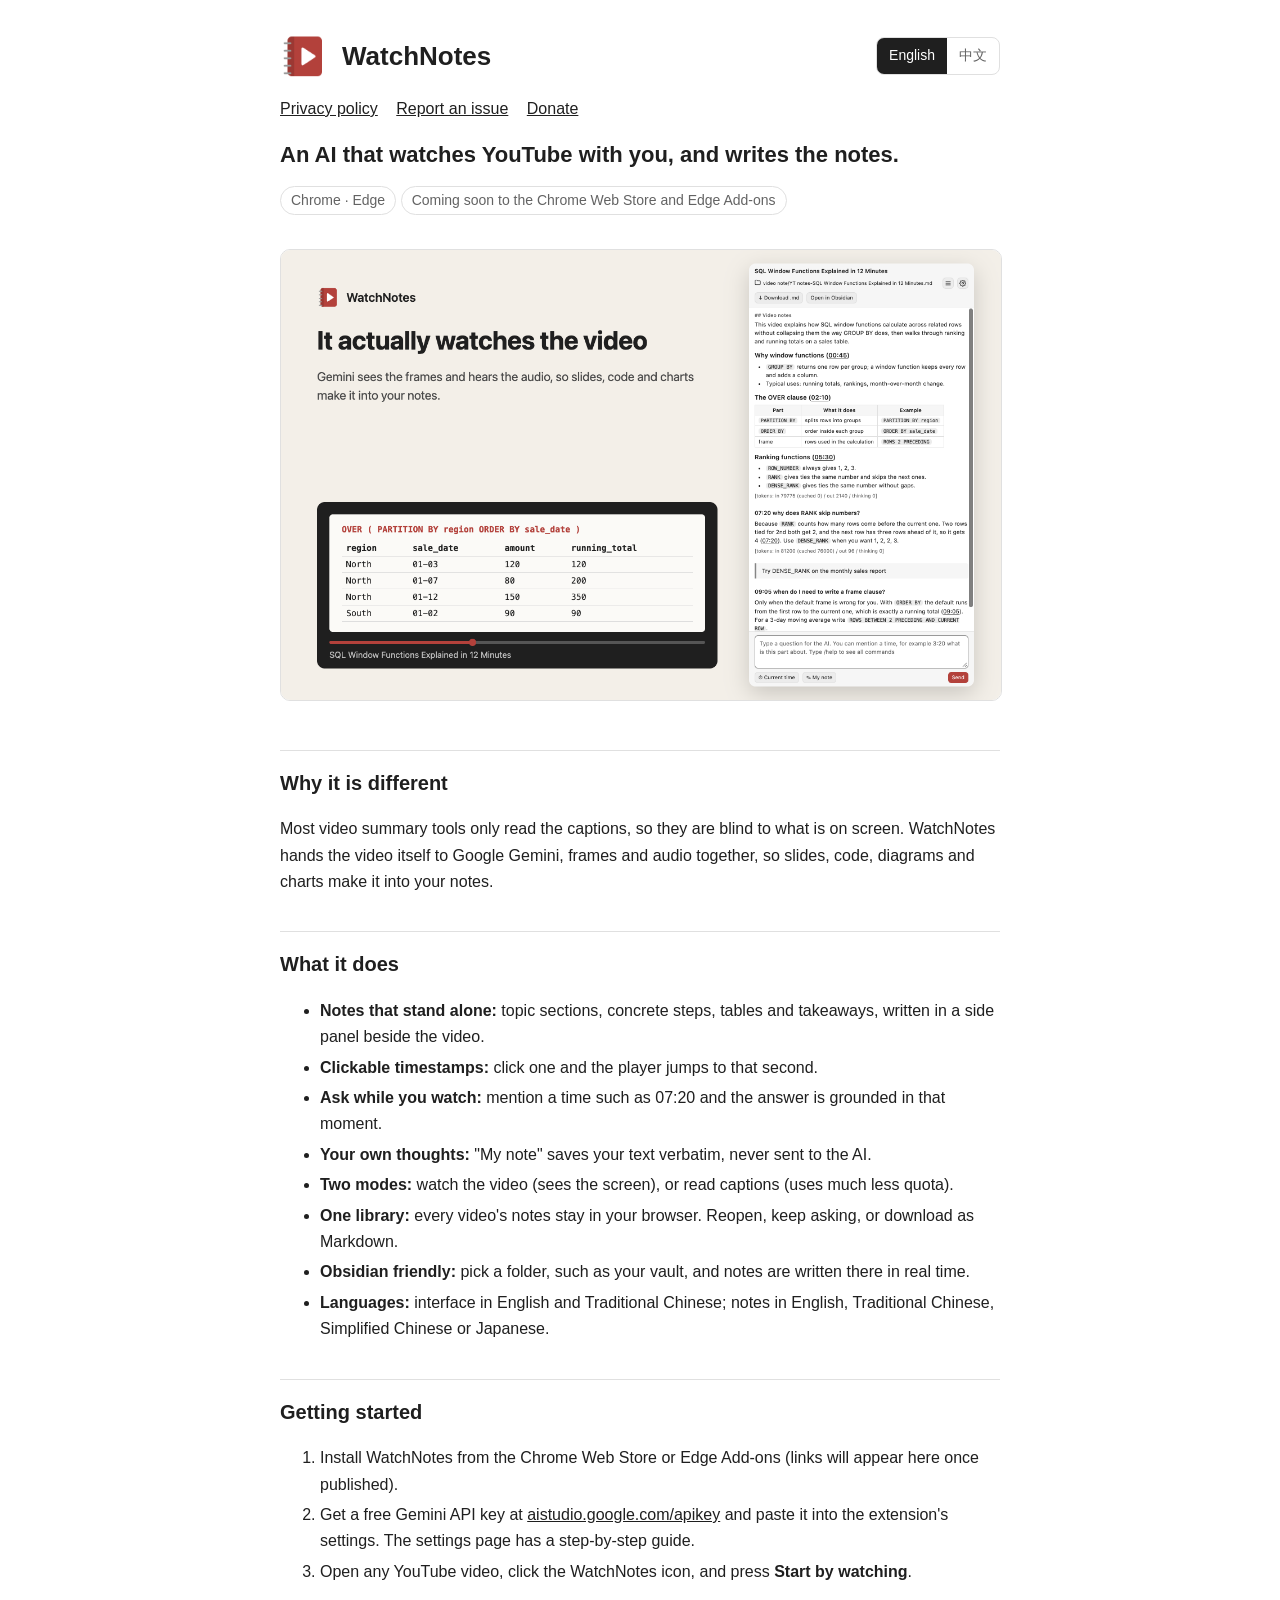
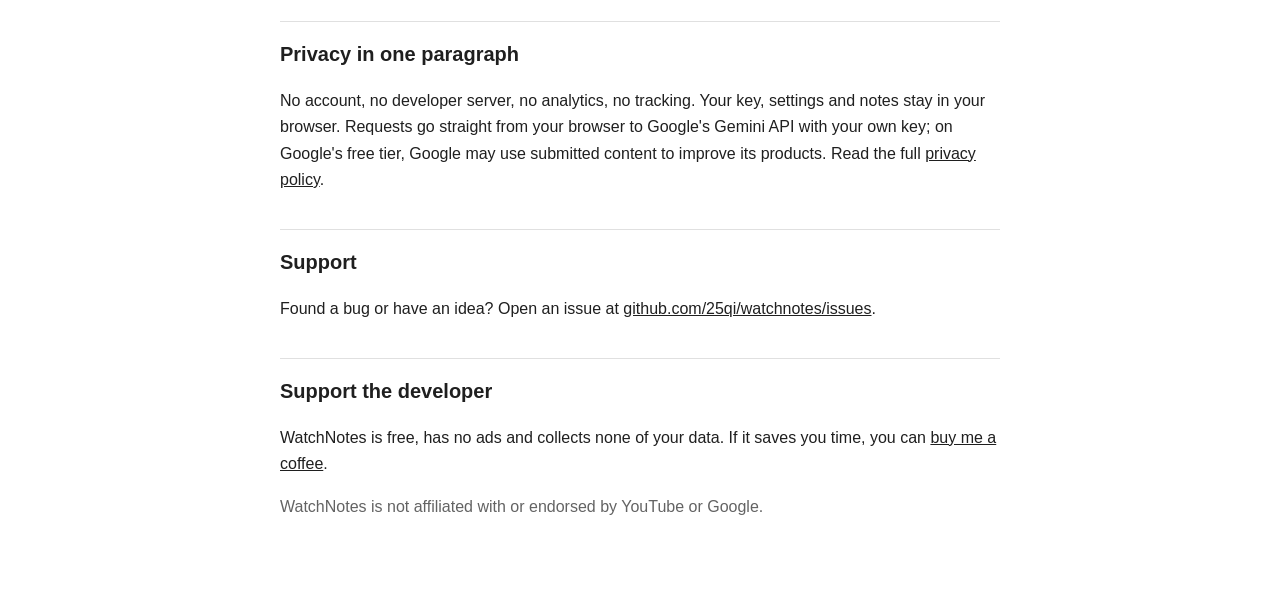
<file: index.html>
<!doctype html>
<html lang="en" data-title-en="WatchNotes: AI that watches YouTube with you" data-title-zh="WatchNotes：陪你看 YouTube 的 AI 筆記">
<head>
<meta charset="utf-8" /><meta name="viewport" content="width=device-width, initial-scale=1" />
<title>WatchNotes: AI that watches YouTube with you</title>
<meta name="description" content="An AI that watches YouTube videos with you and writes timestamped Markdown notes." />
<link rel="stylesheet" href="style.css" /><link rel="icon" href="icon.png" />
</head>
<body>
<div class="topbar">
  <header><img src="icon.png" alt="" /><h1>WatchNotes</h1></header>
  <div class="lang-switch" role="group" aria-label="Language"><button type="button" data-set-lang="en">English</button><button type="button" data-set-lang="zh">中文</button></div>
</div>
<nav>
  <a href="privacy.html" data-keep-lang><span data-lang="en">Privacy policy</span><span data-lang="zh">隱私權政策</span></a>
  <a href="https://github.com/25qi/watchnotes/issues"><span data-lang="en">Report an issue</span><span data-lang="zh">問題回報</span></a>
  <a href="https://25qi.github.io/support/?from=watchnotes"><span data-lang="en">Donate</span><span data-lang="zh">贊助開發者</span></a>
</nav>

<main data-lang="en">
<p class="tagline">An AI that watches YouTube with you, and writes the notes.</p>
<p><span class="badge">Chrome · Edge</span> <span class="badge">Coming soon to the Chrome Web Store and Edge Add-ons</span></p>
<img class="shot" src="img/screenshot-en.png" alt="WatchNotes side panel next to a video, showing notes with timestamps and a table" />

<h2>Why it is different</h2>
<p>Most video summary tools only read the captions, so they are blind to what is on screen. WatchNotes hands the video itself to Google Gemini, frames and audio together, so slides, code, diagrams and charts make it into your notes.</p>

<h2>What it does</h2>
<ul>
<li><b>Notes that stand alone:</b> topic sections, concrete steps, tables and takeaways, written in a side panel beside the video.</li>
<li><b>Clickable timestamps:</b> click one and the player jumps to that second.</li>
<li><b>Ask while you watch:</b> mention a time such as 07:20 and the answer is grounded in that moment.</li>
<li><b>Your own thoughts:</b> "My note" saves your text verbatim, never sent to the AI.</li>
<li><b>Two modes:</b> watch the video (sees the screen), or read captions (uses much less quota).</li>
<li><b>One library:</b> every video's notes stay in your browser. Reopen, keep asking, or download as Markdown.</li>
<li><b>Obsidian friendly:</b> pick a folder, such as your vault, and notes are written there in real time.</li>
<li><b>Languages:</b> interface in English and Traditional Chinese; notes in English, Traditional Chinese, Simplified Chinese or Japanese.</li>
</ul>

<h2>Getting started</h2>
<ol>
<li>Install WatchNotes from the Chrome Web Store or Edge Add-ons (links will appear here once published).</li>
<li>Get a free Gemini API key at <a href="https://aistudio.google.com/apikey">aistudio.google.com/apikey</a> and paste it into the extension's settings. The settings page has a step-by-step guide.</li>
<li>Open any YouTube video, click the WatchNotes icon, and press <b>Start by watching</b>.</li>
</ol>

<h2>Privacy in one paragraph</h2>
<p>No account, no developer server, no analytics, no tracking. Your key, settings and notes stay in your browser. Requests go straight from your browser to Google's Gemini API with your own key; on Google's free tier, Google may use submitted content to improve its products. Read the full <a href="privacy.html" data-keep-lang>privacy policy</a>.</p>

<h2>Support</h2>
<p>Found a bug or have an idea? Open an issue at <a href="https://github.com/25qi/watchnotes/issues">github.com/25qi/watchnotes/issues</a>.</p>
<h2>Support the developer</h2>
<p>WatchNotes is free, has no ads and collects none of your data. If it saves you time, you can <a href="https://25qi.github.io/support/?from=watchnotes&amp;lang=en">buy me a coffee</a>.</p>
<p class="muted">WatchNotes is not affiliated with or endorsed by YouTube or Google.</p>
</main>

<main data-lang="zh" lang="zh-Hant">
<p class="tagline">陪你看 YouTube 的 AI，順便把筆記寫好。</p>
<p><span class="badge">Chrome · Edge</span> <span class="badge">即將上架 Chrome 線上應用程式商店與 Edge 附加元件</span></p>
<img class="shot" src="img/screenshot-zh.png" alt="WatchNotes 側邊面板在影片旁，顯示有時間戳與表格的筆記" />

<h2>哪裡不一樣</h2>
<p>多數影片摘要工具只讀字幕，看不到畫面上的東西。WatchNotes 把影片本身交給 Google Gemini，畫面和聲音一起看，投影片、程式碼、圖表的內容都會寫進你的筆記。</p>

<h2>功能</h2>
<ul>
<li><b>自足的知識筆記：</b>主題段落、具體步驟、表格與行動建議，寫在影片旁的側邊面板。</li>
<li><b>可點的時間戳：</b>點一下，播放器就跳到那一秒。</li>
<li><b>邊看邊問：</b>問題裡帶上 07:20 這種時間，AI 就針對那一段回答。</li>
<li><b>記下自己的想法：</b>「記想法」原封不動存進筆記，不會送給 AI。</li>
<li><b>兩種模式：</b>看影片（讀得到畫面），或讀字幕（省很多額度）。</li>
<li><b>全部筆記一個地方：</b>每部影片的筆記都存在瀏覽器，隨時打開、繼續問，或下載成 Markdown。</li>
<li><b>支援 Obsidian：</b>選一個資料夾（例如你的 vault），筆記會即時寫進去。</li>
<li><b>多語言：</b>介面支援英文與繁體中文；筆記可用英文、繁體中文、簡體中文或日文撰寫。</li>
</ul>

<h2>開始使用</h2>
<ol>
<li>從 Chrome 線上應用程式商店或 Edge 附加元件安裝 WatchNotes（上架後連結會放在這裡）。</li>
<li>到 <a href="https://aistudio.google.com/apikey">aistudio.google.com/apikey</a> 免費申請 Gemini API key，貼到擴充套件的設定頁；設定頁有逐步教學。</li>
<li>打開任何一部 YouTube 影片，點工具列的 WatchNotes 圖示，按 <b>看影片開始</b>。</li>
</ol>

<h2>隱私，一段話說完</h2>
<p>不用帳號、沒有開發者伺服器、沒有分析與追蹤。你的 key、設定和筆記都只存在你的瀏覽器。請求從你的瀏覽器用你自己的 key 直接送到 Google Gemini API；使用免費層時，Google 可能用送出的內容改進產品。完整內容請看<a href="privacy.html" data-keep-lang>隱私權政策</a>。</p>

<h2>問題回報</h2>
<p>發現問題或有想法？請到 <a href="https://github.com/25qi/watchnotes/issues">github.com/25qi/watchnotes/issues</a> 開 issue。</p>
<h2>支持開發者</h2>
<p>WatchNotes 免費、沒有廣告，也不蒐集你的資料。如果它幫你省下時間，歡迎<a href="https://25qi.github.io/support/?from=watchnotes&amp;lang=zh">請我喝杯咖啡</a>。</p>
<p class="muted">WatchNotes 與 YouTube、Google 沒有任何關聯，也未獲其背書。</p>
</main>
<script src="lang.js"></script>
</body>
</html>
</file>
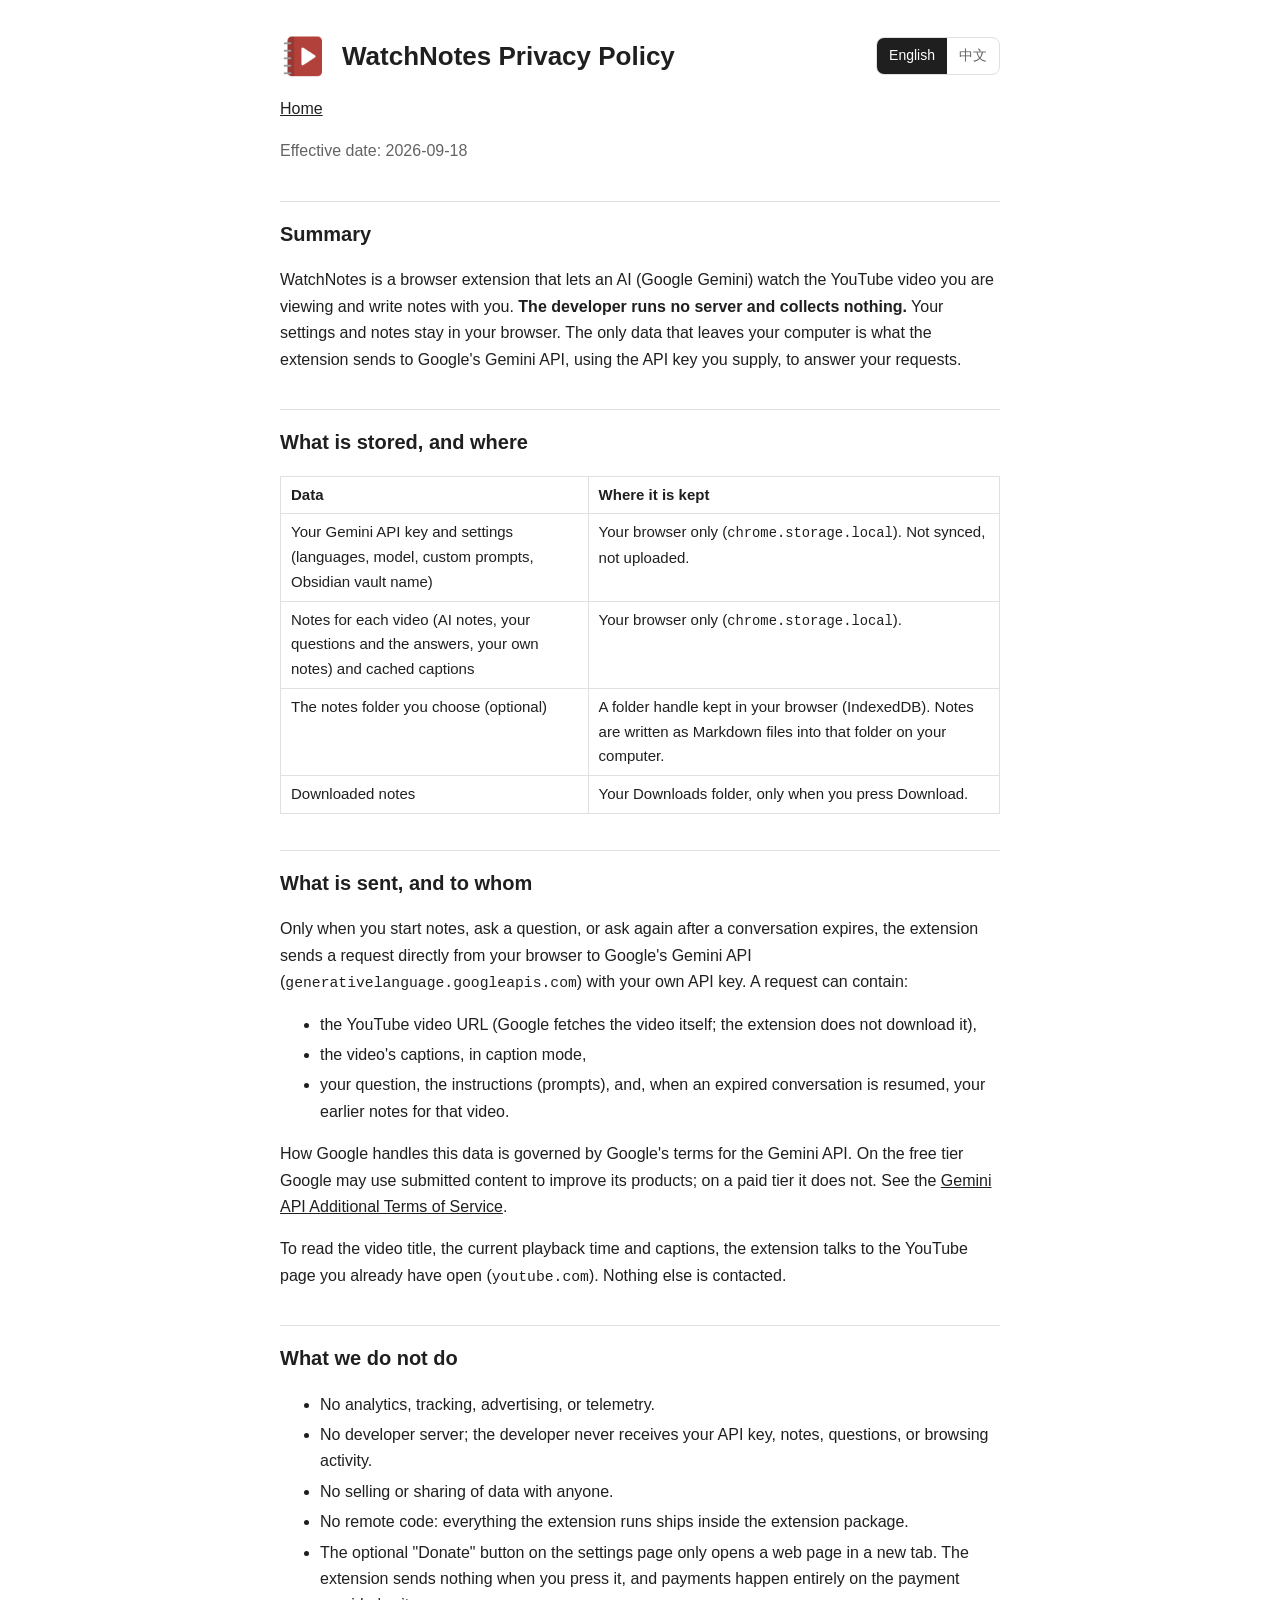
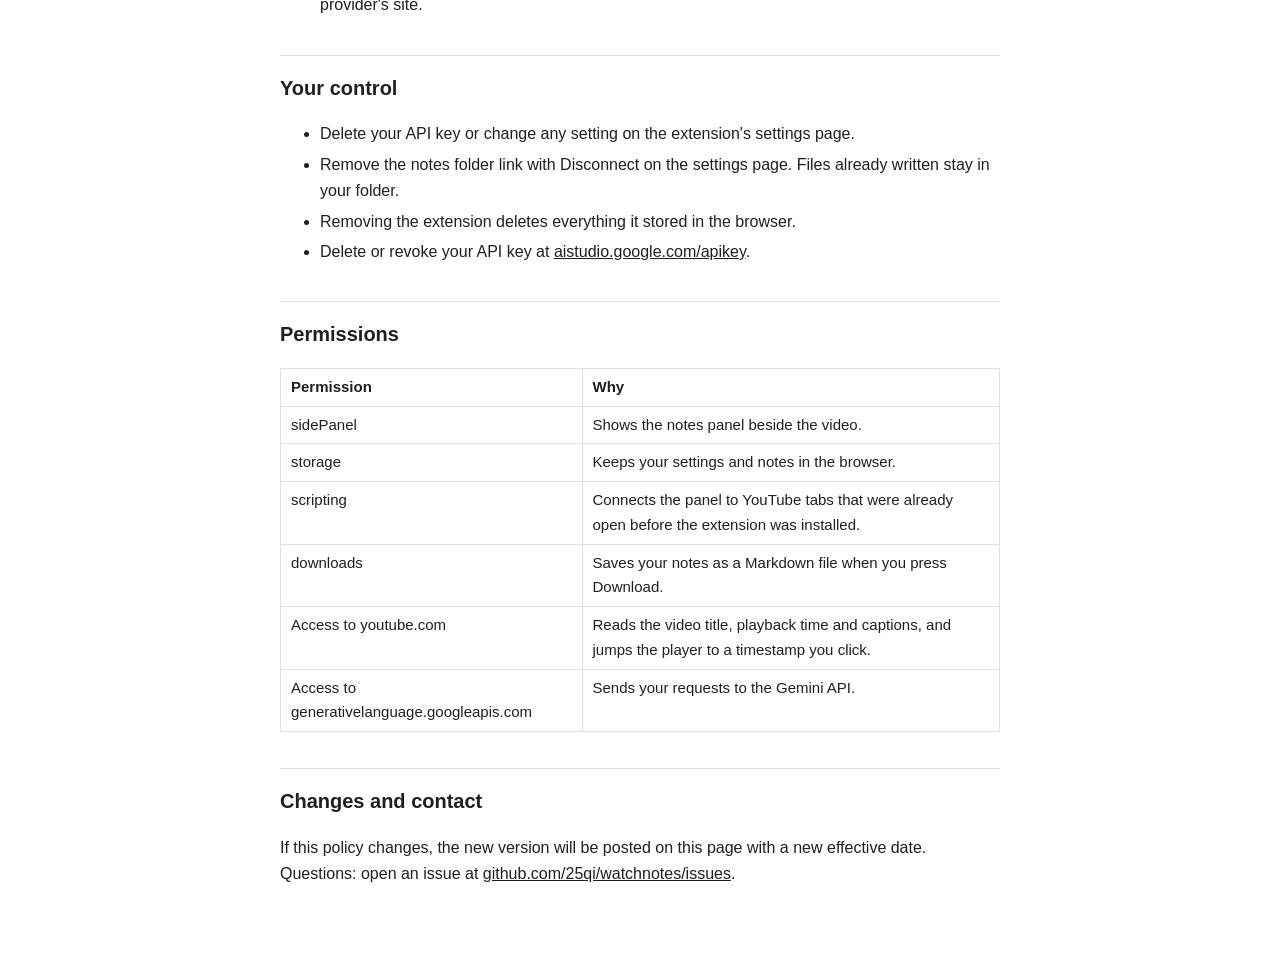
<file: privacy.html>
<!doctype html>
<html lang="en" data-title-en="WatchNotes Privacy Policy" data-title-zh="WatchNotes 隱私權政策">
<head>
<meta charset="utf-8" /><meta name="viewport" content="width=device-width, initial-scale=1" />
<title>WatchNotes Privacy Policy</title>
<link rel="stylesheet" href="style.css" /><link rel="icon" href="icon.png" />
</head>
<body>
<div class="topbar">
  <header><img src="icon.png" alt="" /><h1><span data-lang="en">WatchNotes Privacy Policy</span><span data-lang="zh">WatchNotes 隱私權政策</span></h1></header>
  <div class="lang-switch" role="group" aria-label="Language"><button type="button" data-set-lang="en">English</button><button type="button" data-set-lang="zh">中文</button></div>
</div>
<nav><a href="index.html" data-keep-lang><span data-lang="en">Home</span><span data-lang="zh">首頁</span></a></nav>
<p class="muted"><span data-lang="en">Effective date: 2026-09-18</span><span data-lang="zh">生效日期：2026-09-18</span></p>

<section id="en" data-lang="en">
<h2>Summary</h2>
<p>WatchNotes is a browser extension that lets an AI (Google Gemini) watch the YouTube video you are viewing and write notes with you. <b>The developer runs no server and collects nothing.</b> Your settings and notes stay in your browser. The only data that leaves your computer is what the extension sends to Google's Gemini API, using the API key you supply, to answer your requests.</p>

<h2>What is stored, and where</h2>
<table>
<tr><th>Data</th><th>Where it is kept</th></tr>
<tr><td>Your Gemini API key and settings (languages, model, custom prompts, Obsidian vault name)</td><td>Your browser only (<code>chrome.storage.local</code>). Not synced, not uploaded.</td></tr>
<tr><td>Notes for each video (AI notes, your questions and the answers, your own notes) and cached captions</td><td>Your browser only (<code>chrome.storage.local</code>).</td></tr>
<tr><td>The notes folder you choose (optional)</td><td>A folder handle kept in your browser (IndexedDB). Notes are written as Markdown files into that folder on your computer.</td></tr>
<tr><td>Downloaded notes</td><td>Your Downloads folder, only when you press Download.</td></tr>
</table>

<h2>What is sent, and to whom</h2>
<p>Only when you start notes, ask a question, or ask again after a conversation expires, the extension sends a request directly from your browser to Google's Gemini API (<code>generativelanguage.googleapis.com</code>) with your own API key. A request can contain:</p>
<ul>
<li>the YouTube video URL (Google fetches the video itself; the extension does not download it),</li>
<li>the video's captions, in caption mode,</li>
<li>your question, the instructions (prompts), and, when an expired conversation is resumed, your earlier notes for that video.</li>
</ul>
<p>How Google handles this data is governed by Google's terms for the Gemini API. On the free tier Google may use submitted content to improve its products; on a paid tier it does not. See the <a href="https://ai.google.dev/gemini-api/terms">Gemini API Additional Terms of Service</a>.</p>
<p>To read the video title, the current playback time and captions, the extension talks to the YouTube page you already have open (<code>youtube.com</code>). Nothing else is contacted.</p>

<h2>What we do not do</h2>
<ul>
<li>No analytics, tracking, advertising, or telemetry.</li>
<li>No developer server; the developer never receives your API key, notes, questions, or browsing activity.</li>
<li>No selling or sharing of data with anyone.</li>
<li>No remote code: everything the extension runs ships inside the extension package.</li>
<li>The optional "Donate" button on the settings page only opens a web page in a new tab. The extension sends nothing when you press it, and payments happen entirely on the payment provider's site.</li>
</ul>

<h2>Your control</h2>
<ul>
<li>Delete your API key or change any setting on the extension's settings page.</li>
<li>Remove the notes folder link with Disconnect on the settings page. Files already written stay in your folder.</li>
<li>Removing the extension deletes everything it stored in the browser.</li>
<li>Delete or revoke your API key at <a href="https://aistudio.google.com/apikey">aistudio.google.com/apikey</a>.</li>
</ul>

<h2>Permissions</h2>
<table>
<tr><th>Permission</th><th>Why</th></tr>
<tr><td>sidePanel</td><td>Shows the notes panel beside the video.</td></tr>
<tr><td>storage</td><td>Keeps your settings and notes in the browser.</td></tr>
<tr><td>scripting</td><td>Connects the panel to YouTube tabs that were already open before the extension was installed.</td></tr>
<tr><td>downloads</td><td>Saves your notes as a Markdown file when you press Download.</td></tr>
<tr><td>Access to youtube.com</td><td>Reads the video title, playback time and captions, and jumps the player to a timestamp you click.</td></tr>
<tr><td>Access to generativelanguage.googleapis.com</td><td>Sends your requests to the Gemini API.</td></tr>
</table>

<h2>Changes and contact</h2>
<p>If this policy changes, the new version will be posted on this page with a new effective date. Questions: open an issue at <a href="https://github.com/25qi/watchnotes/issues">github.com/25qi/watchnotes/issues</a>.</p>
</section>

<section id="zh" lang="zh-Hant" data-lang="zh">
<h2>摘要</h2>
<p>WatchNotes 是一個瀏覽器擴充套件，讓 AI（Google Gemini）陪你看正在播放的 YouTube 影片並寫筆記。<b>開發者沒有任何伺服器，也不蒐集任何資料。</b>你的設定與筆記只存在你的瀏覽器裡。唯一離開你電腦的資料，是擴充套件用你自己的 API key、直接送給 Google Gemini API 的請求。</p>

<h3>儲存了什麼、存在哪裡</h3>
<ul>
<li>Gemini API key 與各項設定：只存在瀏覽器本機（<code>chrome.storage.local</code>），不同步、不上傳。</li>
<li>每部影片的筆記（AI 筆記、你的問題與回答、你自己的想法）與字幕快取：只存在瀏覽器本機。</li>
<li>你選的筆記資料夾（選填）：瀏覽器只保存資料夾的存取權（IndexedDB），筆記以 Markdown 檔寫進你電腦上的那個資料夾。</li>
<li>下載的筆記：只有按下載時才存到你的「下載」資料夾。</li>
</ul>

<h3>送出了什麼、送給誰</h3>
<p>只有在你開始產生筆記、提問，或對話過期後再次提問時，擴充套件才會從你的瀏覽器直接呼叫 Google Gemini API（<code>generativelanguage.googleapis.com</code>），使用你自己的 API key。內容可能包含：YouTube 影片網址（影片由 Google 自行讀取，擴充套件不下載影片）、字幕模式下的字幕文字、你的問題與指令，以及接續過期對話時這部影片先前的筆記。</p>
<p>Google 如何處理這些資料依 Gemini API 條款而定：免費層送出的內容可能被 Google 用於改進產品，付費層則不會。請參考 <a href="https://ai.google.dev/gemini-api/terms">Gemini API 附加服務條款</a>。</p>
<p>為了讀取影片標題、播放時間與字幕，擴充套件只會和你已經開啟的 YouTube 頁面（<code>youtube.com</code>）溝通，不會連到其他地方。</p>

<h3>我們不做的事</h3>
<ul>
<li>沒有任何分析、追蹤、廣告或遙測。</li>
<li>沒有開發者伺服器，開發者收不到你的 API key、筆記、問題或瀏覽紀錄。</li>
<li>不販售、不分享任何資料。</li>
<li>不載入遠端程式碼，執行的程式全部包含在擴充套件裡。</li>
<li>設定頁的「贊助開發者」按鈕只會在新分頁開啟一個網頁，按下時擴充套件不會送出任何資料；付款完全在金流業者的網站完成。</li>
</ul>

<h3>你可以控制的</h3>
<ul>
<li>在設定頁刪除 API key 或修改任何設定；按「取消連結」移除資料夾連結（已寫入的檔案會留在你的資料夾）。</li>
<li>移除擴充套件會刪除它在瀏覽器裡存的所有資料。</li>
<li>到 <a href="https://aistudio.google.com/apikey">aistudio.google.com/apikey</a> 刪除或停用你的 API key。</li>
</ul>

<h3>權限說明</h3>
<table>
<tr><th>權限</th><th>用途</th></tr>
<tr><td>sidePanel</td><td>在影片旁顯示筆記面板。</td></tr>
<tr><td>storage</td><td>把設定和筆記存在瀏覽器裡。</td></tr>
<tr><td>scripting</td><td>讓面板連上安裝擴充套件前就已開著的 YouTube 分頁。</td></tr>
<tr><td>downloads</td><td>按下載時把筆記存成 Markdown 檔。</td></tr>
<tr><td>存取 youtube.com</td><td>讀取影片標題、播放時間與字幕，並在你點時間戳時讓播放器跳轉。</td></tr>
<tr><td>存取 generativelanguage.googleapis.com</td><td>把你的請求送到 Gemini API。</td></tr>
</table>

<h3>政策變更與聯絡</h3>
<p>政策若有變更，會更新在本頁並標示新的生效日期。有問題請到 <a href="https://github.com/25qi/watchnotes/issues">github.com/25qi/watchnotes/issues</a> 開 issue。</p>
</section>
<script src="lang.js"></script>
</body>
</html>
</file>
<file: style.css>
:root { color-scheme: light dark; --bg: #fff; --fg: #1f1f1f; --muted: #636363; --border: #e0e0e0; --accent: #b3413b; }
@media (prefers-color-scheme: dark) { :root { --bg: #1e1e1e; --fg: #e6e6e6; --muted: #a3a3a3; --border: #3a3a3a; } }
body { max-width: 720px; margin: 0 auto; padding: 32px 20px 64px; background: var(--bg); color: var(--fg);
  font: 16px/1.65 -apple-system, BlinkMacSystemFont, "Segoe UI", "PingFang TC", "Noto Sans TC", sans-serif; }
header { display: flex; align-items: center; gap: 14px; }
header img { width: 48px; height: 48px; }
h1 { margin: 0; font-size: 26px; }
h2 { margin-top: 36px; padding-top: 16px; border-top: 1px solid var(--border); font-size: 20px; }
h3 { margin-top: 24px; font-size: 16px; }
a { color: var(--fg); }
nav { margin: 16px 0 8px; color: var(--muted); }
nav a { margin-right: 14px; }
.muted { color: var(--muted); }
table { border-collapse: collapse; width: 100%; font-size: 15px; }
th, td { border: 1px solid var(--border); padding: 6px 10px; text-align: left; vertical-align: top; }
code { font-size: 0.92em; }
[hidden] { display: none !important; }
.topbar { display: flex; align-items: center; justify-content: space-between; gap: 12px; flex-wrap: wrap; }
.lang-switch { display: inline-flex; border: 1px solid var(--border); border-radius: 8px; overflow: hidden; }
.lang-switch button { border: 0; background: none; color: var(--muted); padding: 6px 12px; font: inherit; font-size: 14px; cursor: pointer; }
.lang-switch button[aria-pressed="true"] { background: var(--fg); color: var(--bg); }
.tagline { margin: 18px 0 6px; font-size: 22px; font-weight: 600; line-height: 1.35; }
.shot { width: 100%; border-radius: 10px; border: 1px solid var(--border); margin: 18px 0 4px; }
ol li, ul li { margin: 4px 0; }
.badge { display: inline-block; padding: 2px 10px; border: 1px solid var(--border); border-radius: 999px; color: var(--muted); font-size: 14px; }
</file>
